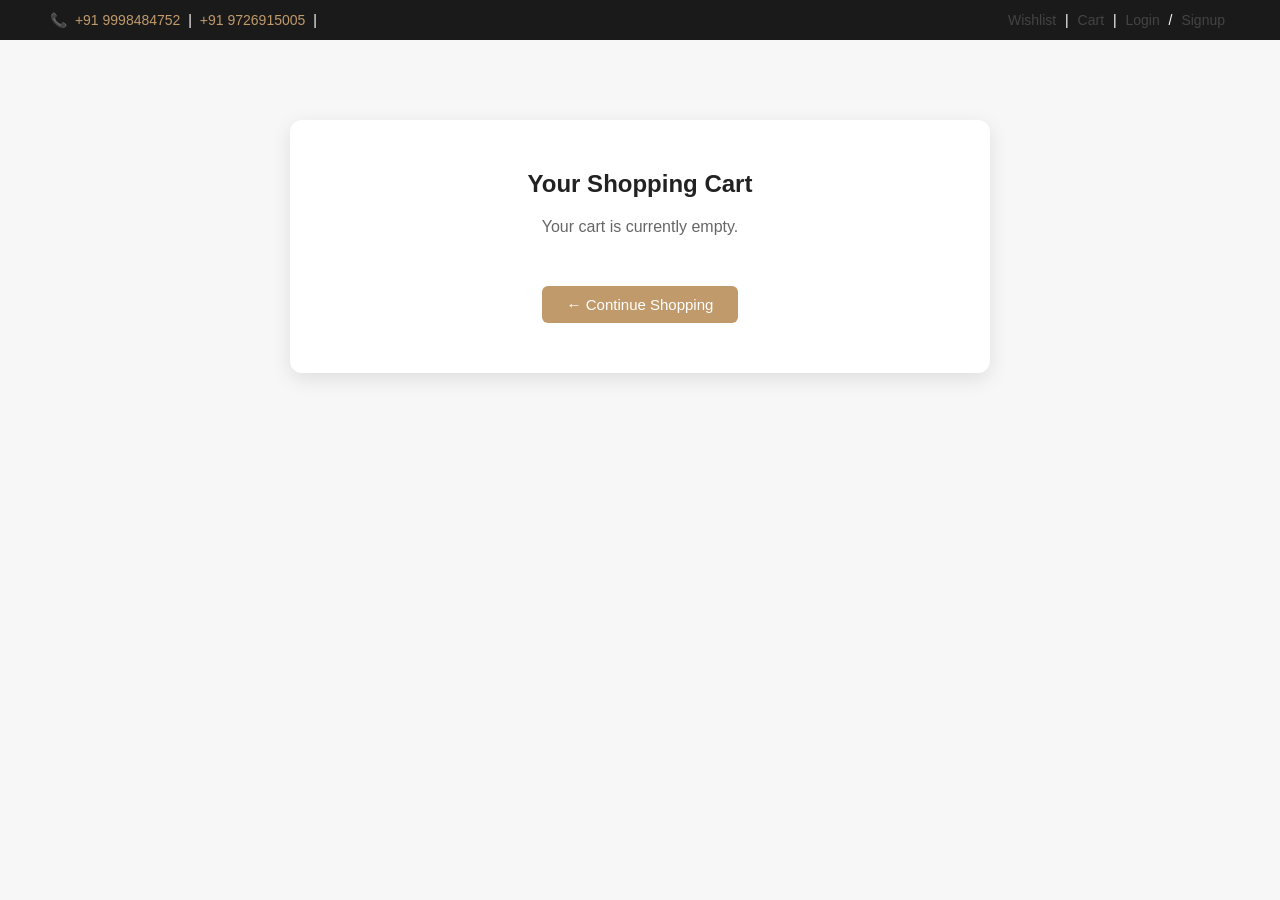
<file: cart.html>
<!DOCTYPE html>
<html lang="en">
<head>
  <meta charset="UTF-8">
  <meta name="viewport" content="width=device-width, initial-scale=1.0">
  <title>Cart - Ethos Watch Boutique</title>
  <link rel="stylesheet" href="watches.css">
</head>
<body>
  <div class="top-bar">
    <p>
      📞 
      <a href="tel:+919725020007">+91 9998484752</a> | 
      <a href="tel:+919725020005">+91 9726915005</a> | 
    </p>
    <div class="top-links">
      <a href="wishlist.html">Wishlist</a> | 
      <a href="cart.html">Cart</a> | 
      <a href="login.html">Login</a> / 
      <a href="signup.html">Signup</a>
    </div>
  </div>

  <div class="page-container">
    <h2>Your Shopping Cart</h2>
    <p class="empty-msg">Your cart is currently empty.</p>
    <button onclick="window.location.href='watches.html'" class="back-btn">← Continue Shopping</button>
  </div>
</body>
</html>
</file>
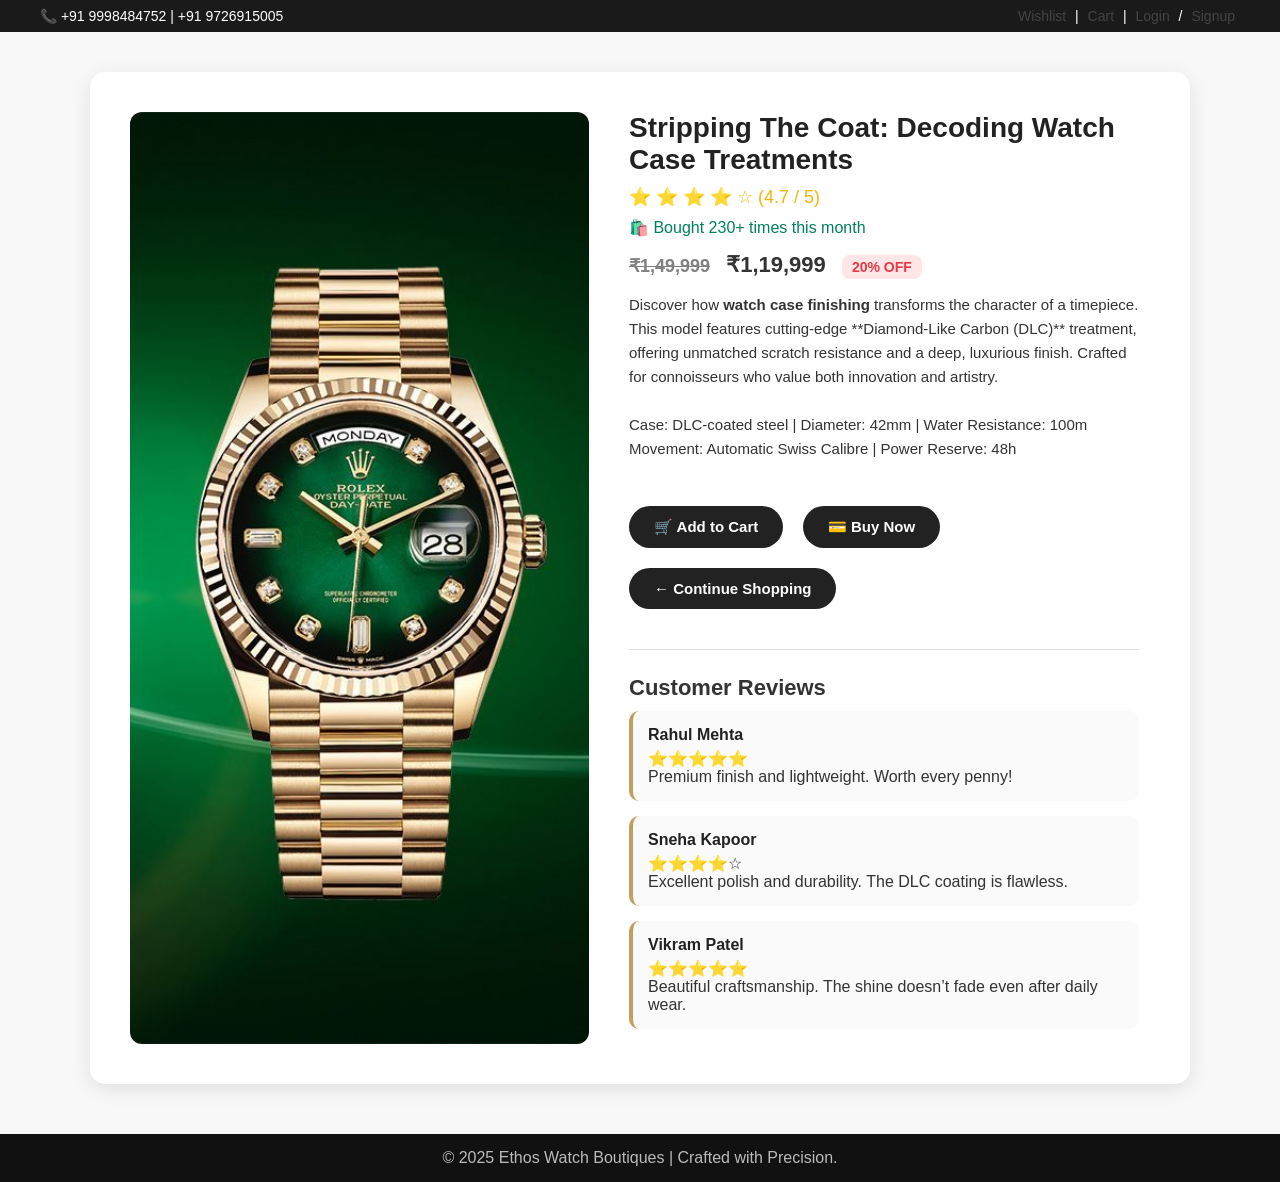
<file: lattest1.html>
<!DOCTYPE html>
<html lang="en">
<head>
  <meta charset="UTF-8">
  <meta name="viewport" content="width=device-width, initial-scale=1.0">
  <title>Stripping The Coat - Decoding Watch Case Treatments</title>
  <link rel="stylesheet" href="watches.css">
  <style>
    body {
      font-family: 'Poppins', sans-serif;
      background-color: #f8f8f8;
      margin: 0;
    }

    .top-bar {
      background-color: #1a1a1a;
      color: white;
      display: flex;
      justify-content: space-between;
      align-items: center;
      padding: 8px 40px;
      font-size: 14px;
    }

    .top-bar a {
      color: #f2f2f2;
      text-decoration: none;
      margin-left: 10px;
    }

    .product-detail {
      display: flex;
      flex-wrap: wrap;
      background: white;
      margin: 40px auto;
      max-width: 1100px;
      padding: 40px;
      border-radius: 15px;
      box-shadow: 0 5px 20px rgba(0,0,0,0.1);
    }

    .product-detail img {
      width: 45%;
      border-radius: 12px;
      object-fit: cover;
    }

    .details {
      width: 50%;
      margin-left: 40px;
    }

    .details h2 {
      font-size: 28px;
      margin-bottom: 10px;
      color: #222;
    }

    .rating {
      color: #f5b50a;
      font-size: 18px;
      margin-bottom: 10px;
    }

    .bought {
      color: #007f5f;
      font-weight: 500;
      margin-bottom: 10px;
    }

    .price {
      font-size: 22px;
      font-weight: bold;
      margin: 15px 0;
    }

    .price del {
      color: gray;
      font-size: 18px;
      margin-right: 10px;
    }

    .discount {
      color: #e63946;
      font-weight: bold;
      background: #ffe6e6;
      padding: 4px 10px;
      border-radius: 8px;
      font-size: 14px;
      margin-left: 10px;
    }

    .desc {
      margin-top: 15px;
      font-size: 15px;
      color: #333;
      line-height: 1.6;
    }

    .buttons {
      margin-top: 25px;
    }

    .buttons button {
      background: #222;
      color: white;
      border: none;
      padding: 12px 25px;
      margin-right: 15px;
      border-radius: 30px;
      font-weight: bold;
      cursor: pointer;
      transition: all 0.3s ease;
    }

    .buttons button:hover {
      background: #c59d5f;
    }

    .reviews {
      margin-top: 40px;
      border-top: 1px solid #ddd;
      padding-top: 25px;
    }

    .reviews h3 {
      font-size: 22px;
      margin-bottom: 10px;
    }

    .review-item {
      background: #fafafa;
      padding: 15px;
      border-radius: 10px;
      margin-bottom: 15px;
      border-left: 4px solid #c59d5f;
    }

    .review-item strong {
      display: block;
      color: #222;
      margin-bottom: 5px;
    }

    footer {
      background: #111;
      color: #bbb;
      text-align: center;
      padding: 15px;
      margin-top: 50px;
    }
  </style>
</head>
<body>
  <!-- TOP BAR -->
  <div class="top-bar">
    <p>📞 +91 9998484752 | +91 9726915005</p>
    <div class="top-links">
      <a href="wishlist.html">Wishlist</a> | 
      <a href="cart.html">Cart</a> | 
      <a href="login.html">Login</a> / 
      <a href="signup.html">Signup</a>
    </div>
  </div>

  <!-- PRODUCT DETAIL -->
  <div class="product-detail">
    <img src="lattest2.jpg" alt="Watch Case Treatments">

    <div class="details">
      <h2>Stripping The Coat: Decoding Watch Case Treatments</h2>
      <div class="rating">⭐ ⭐ ⭐ ⭐ ☆ (4.7 / 5)</div>
      <div class="bought">🛍️ Bought 230+ times this month</div>

      <div class="price">
        <del>₹1,49,999</del> ₹1,19,999
        <span class="discount">20% OFF</span>
      </div>

      <p class="desc">
        Discover how <strong>watch case finishing</strong> transforms the character of a timepiece.  
        This model features cutting-edge **Diamond-Like Carbon (DLC)** treatment, offering unmatched scratch resistance and a deep, luxurious finish.  
        Crafted for connoisseurs who value both innovation and artistry.
        <br><br>
        Case: DLC-coated steel | Diameter: 42mm | Water Resistance: 100m  
        Movement: Automatic Swiss Calibre | Power Reserve: 48h
      </p>

      <div class="buttons">
        <button onclick="window.location.href='cart.html'">🛒 Add to Cart</button>
        <button onclick="window.location.href='checkout.html'">💳 Buy Now</button>
        <button onclick="window.location.href='index.html'">← Continue Shopping</button>
      </div>

      <div class="reviews">
        <h3>Customer Reviews</h3>

        <div class="review-item">
          <strong>Rahul Mehta</strong>
          ⭐⭐⭐⭐⭐  
          <p>Premium finish and lightweight. Worth every penny!</p>
        </div>

        <div class="review-item">
          <strong>Sneha Kapoor</strong>
          ⭐⭐⭐⭐☆  
          <p>Excellent polish and durability. The DLC coating is flawless.</p>
        </div>

        <div class="review-item">
          <strong>Vikram Patel</strong>
          ⭐⭐⭐⭐⭐  
          <p>Beautiful craftsmanship. The shine doesn’t fade even after daily wear.</p>
        </div>
      </div>
    </div>
  </div>

  <footer>
    © 2025 Ethos Watch Boutiques | Crafted with Precision.
  </footer>
</body>
</html>
</file>
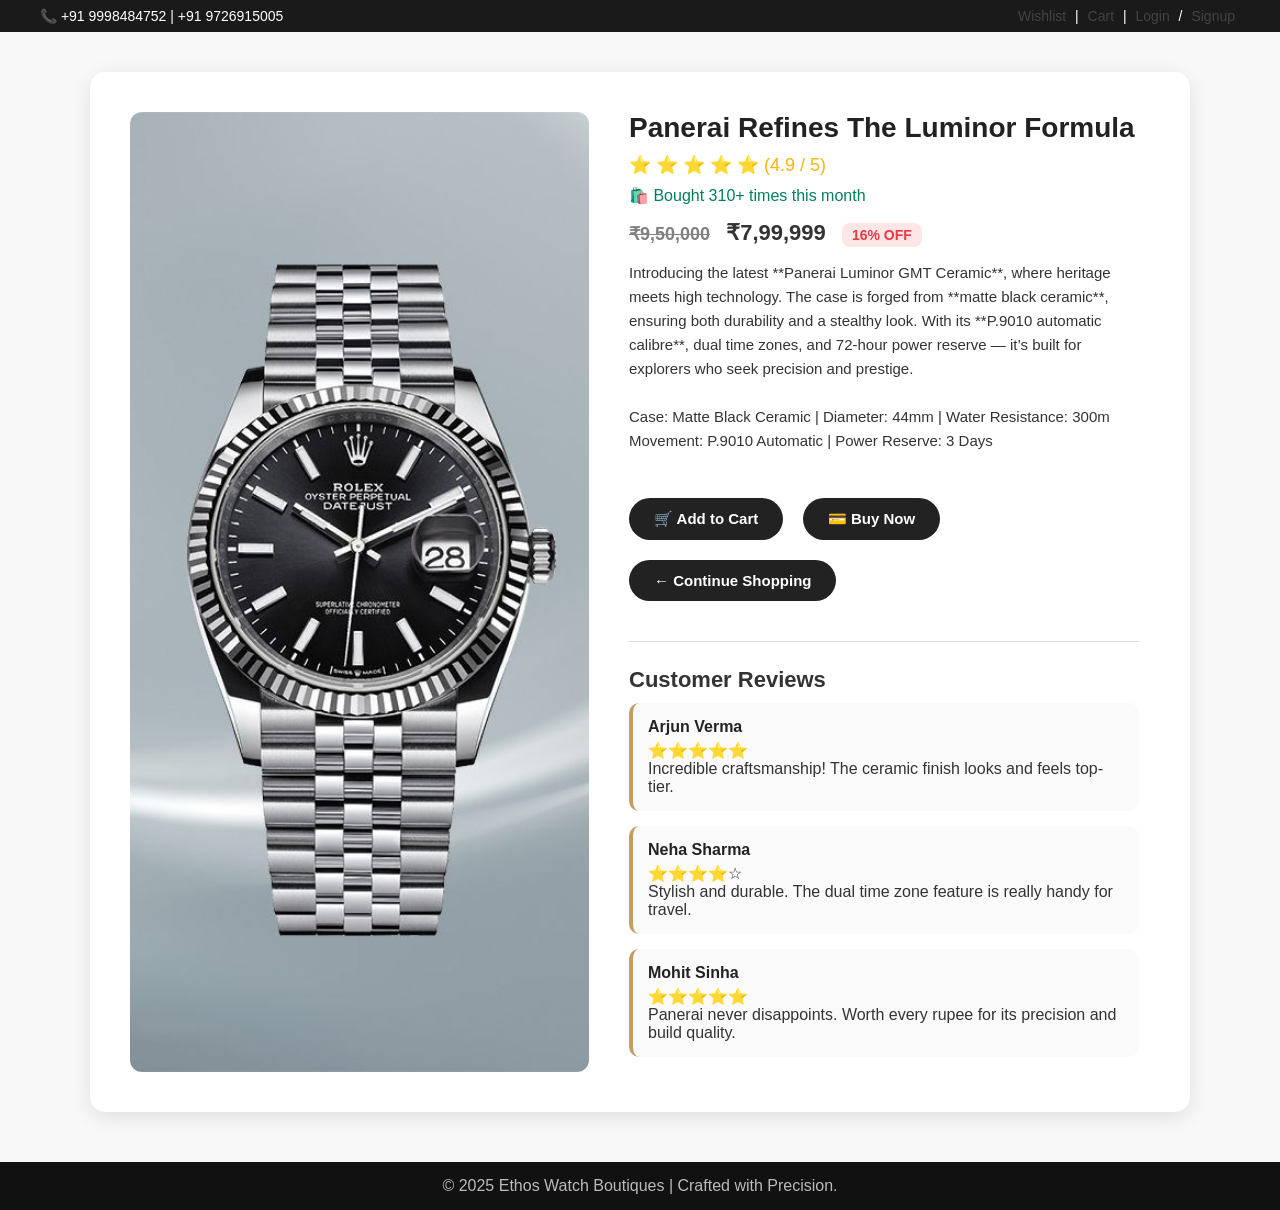
<file: lattest2.html>
<!DOCTYPE html>
<html lang="en">
<head>
  <meta charset="UTF-8">
  <meta name="viewport" content="width=device-width, initial-scale=1.0">
  <title>Panerai Refines The Luminor Formula</title>
  <link rel="stylesheet" href="watches.css">
  <style>
    body {
      font-family: 'Poppins', sans-serif;
      background-color: #f8f8f8;
      margin: 0;
    }

    .top-bar {
      background-color: #1a1a1a;
      color: white;
      display: flex;
      justify-content: space-between;
      align-items: center;
      padding: 8px 40px;
      font-size: 14px;
    }

    .top-bar a {
      color: #f2f2f2;
      text-decoration: none;
      margin-left: 10px;
    }

    .product-detail {
      display: flex;
      flex-wrap: wrap;
      background: white;
      margin: 40px auto;
      max-width: 1100px;
      padding: 40px;
      border-radius: 15px;
      box-shadow: 0 5px 20px rgba(0,0,0,0.1);
    }

    .product-detail img {
      width: 45%;
      border-radius: 12px;
      object-fit: cover;
    }

    .details {
      width: 50%;
      margin-left: 40px;
    }

    .details h2 {
      font-size: 28px;
      margin-bottom: 10px;
      color: #222;
    }

    .rating {
      color: #f5b50a;
      font-size: 18px;
      margin-bottom: 10px;
    }

    .bought {
      color: #007f5f;
      font-weight: 500;
      margin-bottom: 10px;
    }

    .price {
      font-size: 22px;
      font-weight: bold;
      margin: 15px 0;
    }

    .price del {
      color: gray;
      font-size: 18px;
      margin-right: 10px;
    }

    .discount {
      color: #e63946;
      font-weight: bold;
      background: #ffe6e6;
      padding: 4px 10px;
      border-radius: 8px;
      font-size: 14px;
      margin-left: 10px;
    }

    .desc {
      margin-top: 15px;
      font-size: 15px;
      color: #333;
      line-height: 1.6;
    }

    .buttons {
      margin-top: 25px;
    }

    .buttons button {
      background: #222;
      color: white;
      border: none;
      padding: 12px 25px;
      margin-right: 15px;
      border-radius: 30px;
      font-weight: bold;
      cursor: pointer;
      transition: all 0.3s ease;
    }

    .buttons button:hover {
      background: #c59d5f;
    }

    .reviews {
      margin-top: 40px;
      border-top: 1px solid #ddd;
      padding-top: 25px;
    }

    .reviews h3 {
      font-size: 22px;
      margin-bottom: 10px;
    }

    .review-item {
      background: #fafafa;
      padding: 15px;
      border-radius: 10px;
      margin-bottom: 15px;
      border-left: 4px solid #c59d5f;
    }

    .review-item strong {
      display: block;
      color: #222;
      margin-bottom: 5px;
    }

    footer {
      background: #111;
      color: #bbb;
      text-align: center;
      padding: 15px;
      margin-top: 50px;
    }
  </style>
</head>
<body>
  <!-- TOP BAR -->
  <div class="top-bar">
    <p>📞 +91 9998484752 | +91 9726915005</p>
    <div class="top-links">
      <a href="wishlist.html">Wishlist</a> | 
      <a href="cart.html">Cart</a> | 
      <a href="login.html">Login</a> / 
      <a href="signup.html">Signup</a>
    </div>
  </div>

  <!-- PRODUCT DETAIL -->
  <div class="product-detail">
    <img src="lattest3.jpg" alt="Panerai Luminor GMT Ceramic">

    <div class="details">
      <h2>Panerai Refines The Luminor Formula</h2>
      <div class="rating">⭐ ⭐ ⭐ ⭐ ⭐ (4.9 / 5)</div>
      <div class="bought">🛍️ Bought 310+ times this month</div>

      <div class="price">
        <del>₹9,50,000</del> ₹7,99,999
        <span class="discount">16% OFF</span>
      </div>

      <p class="desc">
        Introducing the latest **Panerai Luminor GMT Ceramic**, where heritage meets high technology.  
        The case is forged from **matte black ceramic**, ensuring both durability and a stealthy look.  
        With its **P.9010 automatic calibre**, dual time zones, and 72-hour power reserve — it’s built for explorers who seek precision and prestige.  
        <br><br>
        Case: Matte Black Ceramic | Diameter: 44mm | Water Resistance: 300m  
        Movement: P.9010 Automatic | Power Reserve: 3 Days
      </p>

      <div class="buttons">
        <button onclick="window.location.href='cart.html'">🛒 Add to Cart</button>
        <button onclick="window.location.href='checkout.html'">💳 Buy Now</button>
        <button onclick="window.location.href='watches.html'">← Continue Shopping</button>
      </div>

      <div class="reviews">
        <h3>Customer Reviews</h3>

        <div class="review-item">
          <strong>Arjun Verma</strong>
          ⭐⭐⭐⭐⭐  
          <p>Incredible craftsmanship! The ceramic finish looks and feels top-tier.</p>
        </div>

        <div class="review-item">
          <strong>Neha Sharma</strong>
          ⭐⭐⭐⭐☆  
          <p>Stylish and durable. The dual time zone feature is really handy for travel.</p>
        </div>

        <div class="review-item">
          <strong>Mohit Sinha</strong>
          ⭐⭐⭐⭐⭐  
          <p>Panerai never disappoints. Worth every rupee for its precision and build quality.</p>
        </div>
      </div>
    </div>
  </div>

  <footer>
    © 2025 Ethos Watch Boutiques | Crafted with Precision.
  </footer>
</body>
</html>
</file>
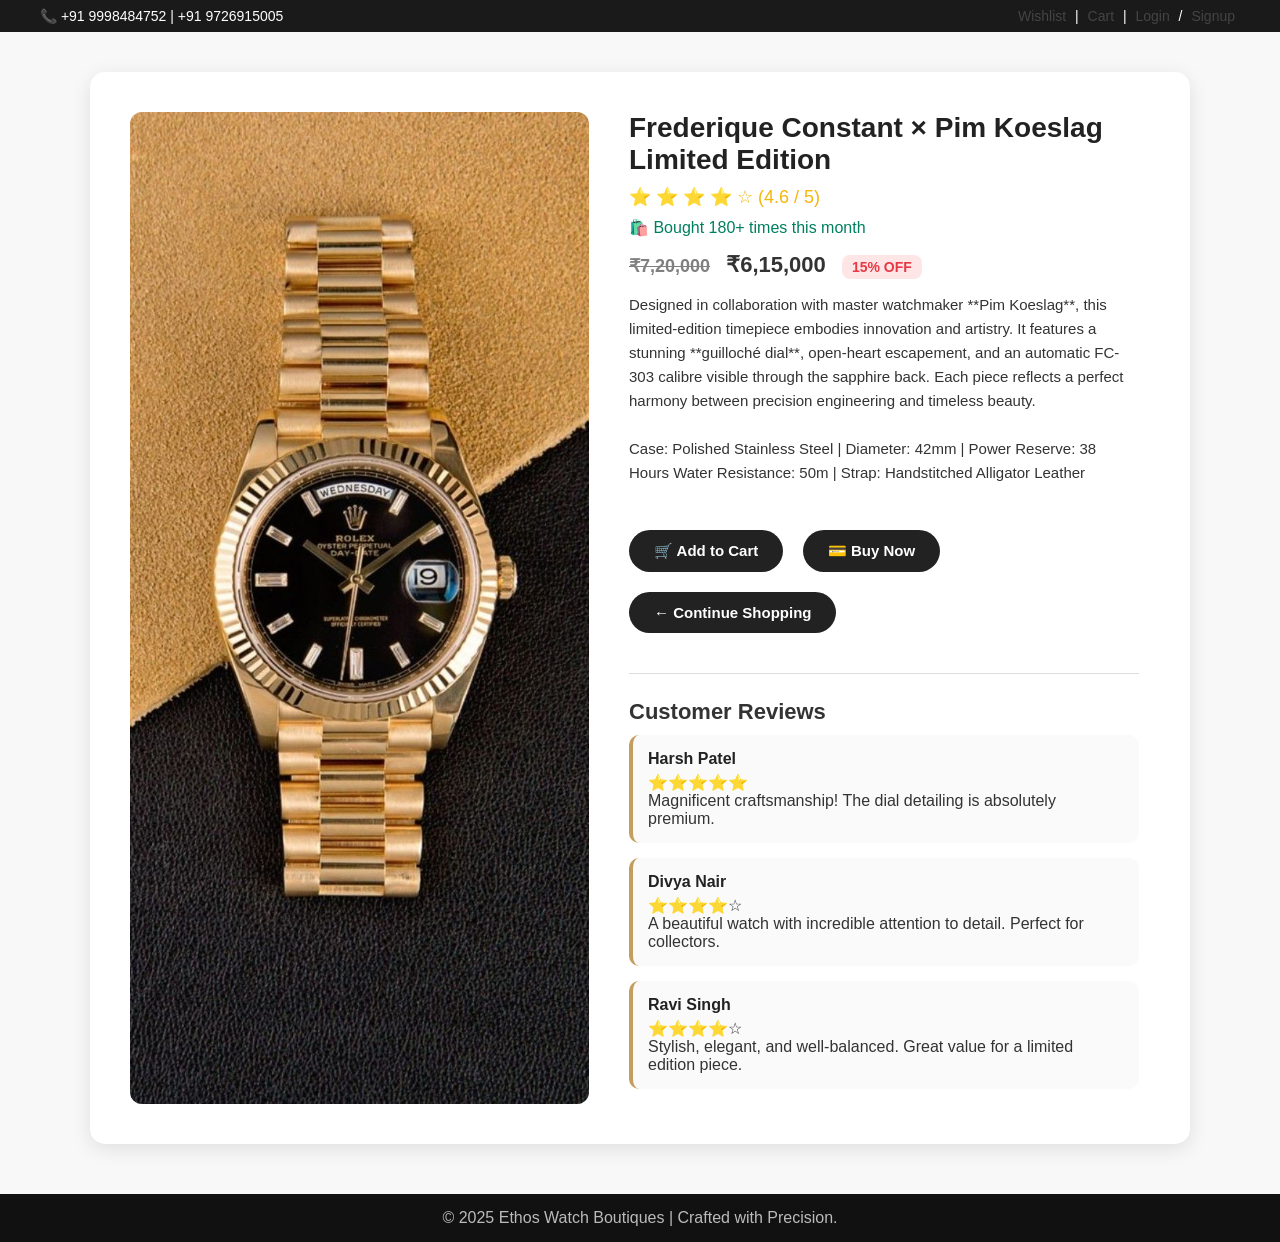
<file: lattest3.html>
<!DOCTYPE html>
<html lang="en">
<head>
  <meta charset="UTF-8">
  <meta name="viewport" content="width=device-width, initial-scale=1.0">
  <title>Interview With CEO Pim Koeslag</title>
  <link rel="stylesheet" href="watches.css">
  <style>
    body {
      font-family: 'Poppins', sans-serif;
      background-color: #f8f8f8;
      margin: 0;
    }

    .top-bar {
      background-color: #1a1a1a;
      color: white;
      display: flex;
      justify-content: space-between;
      align-items: center;
      padding: 8px 40px;
      font-size: 14px;
    }

    .top-bar a {
      color: #f2f2f2;
      text-decoration: none;
      margin-left: 10px;
    }

    .product-detail {
      display: flex;
      flex-wrap: wrap;
      background: white;
      margin: 40px auto;
      max-width: 1100px;
      padding: 40px;
      border-radius: 15px;
      box-shadow: 0 5px 20px rgba(0,0,0,0.1);
    }

    .product-detail img {
      width: 45%;
      border-radius: 12px;
      object-fit: cover;
    }

    .details {
      width: 50%;
      margin-left: 40px;
    }

    .details h2 {
      font-size: 28px;
      margin-bottom: 10px;
      color: #222;
    }

    .rating {
      color: #f5b50a;
      font-size: 18px;
      margin-bottom: 10px;
    }

    .bought {
      color: #007f5f;
      font-weight: 500;
      margin-bottom: 10px;
    }

    .price {
      font-size: 22px;
      font-weight: bold;
      margin: 15px 0;
    }

    .price del {
      color: gray;
      font-size: 18px;
      margin-right: 10px;
    }

    .discount {
      color: #e63946;
      font-weight: bold;
      background: #ffe6e6;
      padding: 4px 10px;
      border-radius: 8px;
      font-size: 14px;
      margin-left: 10px;
    }

    .desc {
      margin-top: 15px;
      font-size: 15px;
      color: #333;
      line-height: 1.6;
    }

    .buttons {
      margin-top: 25px;
    }

    .buttons button {
      background: #222;
      color: white;
      border: none;
      padding: 12px 25px;
      margin-right: 15px;
      border-radius: 30px;
      font-weight: bold;
      cursor: pointer;
      transition: all 0.3s ease;
    }

    .buttons button:hover {
      background: #c59d5f;
    }

    .reviews {
      margin-top: 40px;
      border-top: 1px solid #ddd;
      padding-top: 25px;
    }

    .reviews h3 {
      font-size: 22px;
      margin-bottom: 10px;
    }

    .review-item {
      background: #fafafa;
      padding: 15px;
      border-radius: 10px;
      margin-bottom: 15px;
      border-left: 4px solid #c59d5f;
    }

    .review-item strong {
      display: block;
      color: #222;
      margin-bottom: 5px;
    }

    footer {
      background: #111;
      color: #bbb;
      text-align: center;
      padding: 15px;
      margin-top: 50px;
    }
  </style>
</head>
<body>
  <!-- TOP BAR -->
  <div class="top-bar">
    <p>📞 +91 9998484752 | +91 9726915005</p>
    <div class="top-links">
      <a href="wishlist.html">Wishlist</a> | 
      <a href="cart.html">Cart</a> | 
      <a href="login.html">Login</a> / 
      <a href="signup.html">Signup</a>
    </div>
  </div>

  <!-- PRODUCT DETAIL -->
  <div class="product-detail">
    <img src="lattest1.jpg" alt="CEO Pim Koeslag Limited Edition Watch">

    <div class="details">
      <h2>Frederique Constant × Pim Koeslag Limited Edition</h2>
      <div class="rating">⭐ ⭐ ⭐ ⭐ ☆ (4.6 / 5)</div>
      <div class="bought">🛍️ Bought 180+ times this month</div>

      <div class="price">
        <del>₹7,20,000</del> ₹6,15,000
        <span class="discount">15% OFF</span>
      </div>

      <p class="desc">
        Designed in collaboration with master watchmaker **Pim Koeslag**, this limited-edition timepiece embodies innovation and artistry.  
        It features a stunning **guilloché dial**, open-heart escapement, and an automatic FC-303 calibre visible through the sapphire back.  
        Each piece reflects a perfect harmony between precision engineering and timeless beauty.  
        <br><br>
        Case: Polished Stainless Steel | Diameter: 42mm | Power Reserve: 38 Hours  
        Water Resistance: 50m | Strap: Handstitched Alligator Leather
      </p>

      <div class="buttons">
        <button onclick="window.location.href='cart.html'">🛒 Add to Cart</button>
        <button onclick="window.location.href='checkout.html'">💳 Buy Now</button>
        <button onclick="window.location.href='watches.html'">← Continue Shopping</button>
      </div>

      <div class="reviews">
        <h3>Customer Reviews</h3>

        <div class="review-item">
          <strong>Harsh Patel</strong>
          ⭐⭐⭐⭐⭐  
          <p>Magnificent craftsmanship! The dial detailing is absolutely premium.</p>
        </div>

        <div class="review-item">
          <strong>Divya Nair</strong>
          ⭐⭐⭐⭐☆  
          <p>A beautiful watch with incredible attention to detail. Perfect for collectors.</p>
        </div>

        <div class="review-item">
          <strong>Ravi Singh</strong>
          ⭐⭐⭐⭐☆  
          <p>Stylish, elegant, and well-balanced. Great value for a limited edition piece.</p>
        </div>
      </div>
    </div>
  </div>

  <footer>
    © 2025 Ethos Watch Boutiques | Crafted with Precision.
  </footer>
</body>
</html>
</file>
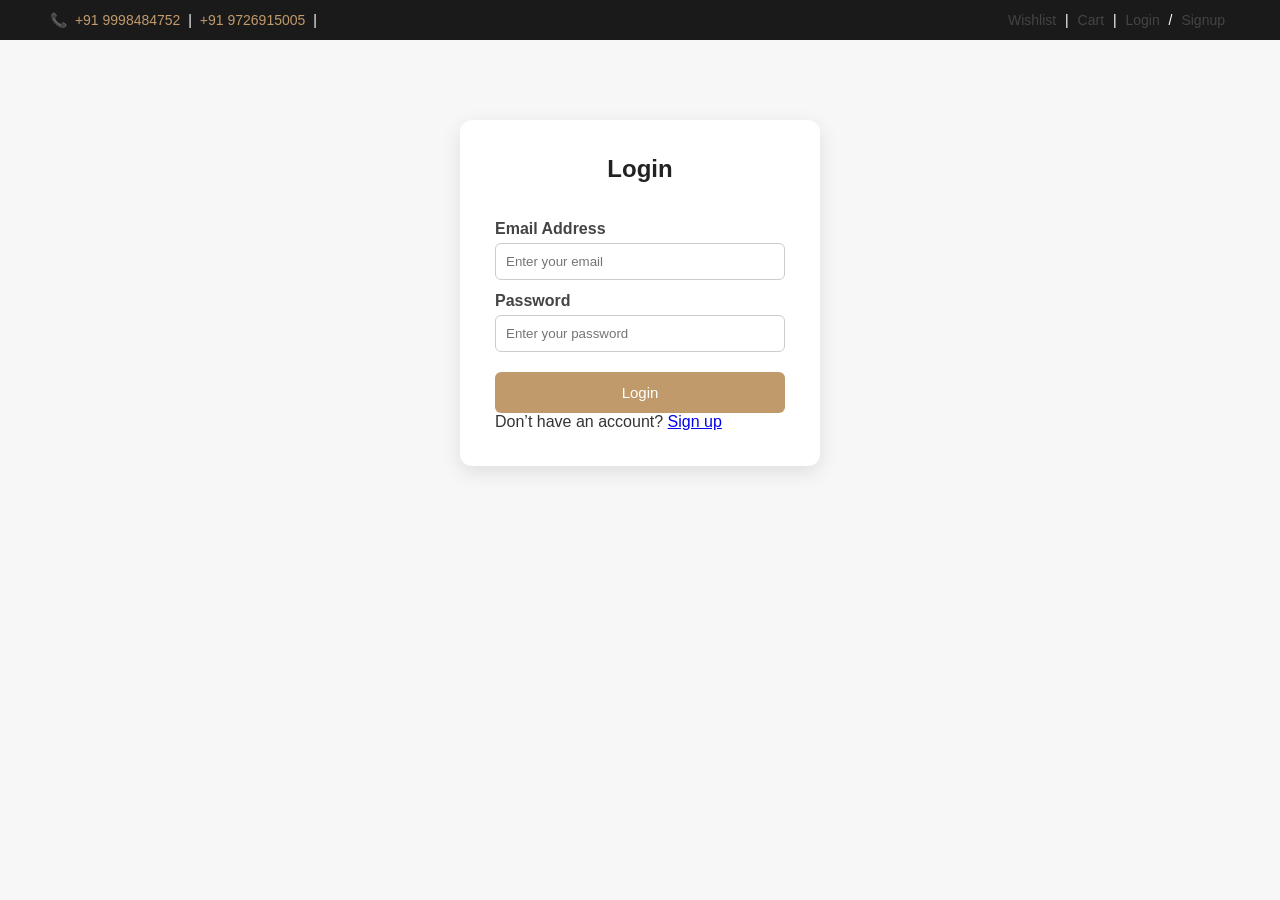
<file: login.html>
<!DOCTYPE html>
<html lang="en">
<head>
  <meta charset="UTF-8">
  <meta name="viewport" content="width=device-width, initial-scale=1.0">
  <title>Login - Ethos Watch Boutique</title>
  <link rel="stylesheet" href="watches.css">
</head>
<body>
  <div class="top-bar">
    <p>
      📞 
      <a href="tel:+919725020007">+91 9998484752</a> | 
      <a href="tel:+919725020005">+91 9726915005</a> | 
    </p>
    <div class="top-links">
      <a href="wishlist.html">Wishlist</a> | 
      <a href="cart.html">Cart</a> | 
      <a href="login.html">Login</a> / 
      <a href="signup.html">Signup</a>
    </div>
  </div>

  <div class="form-container">
    <h2>Login</h2>
    <form>
      <label>Email Address</label>
      <input type="email" placeholder="Enter your email" required>

      <label>Password</label>
      <input type="password" placeholder="Enter your password" required>

      <button type="submit">Login</button>
      <p>Don’t have an account? <a href="signup.html">Sign up</a></p>
    </form>
  </div>
</body>
</html>
</file>
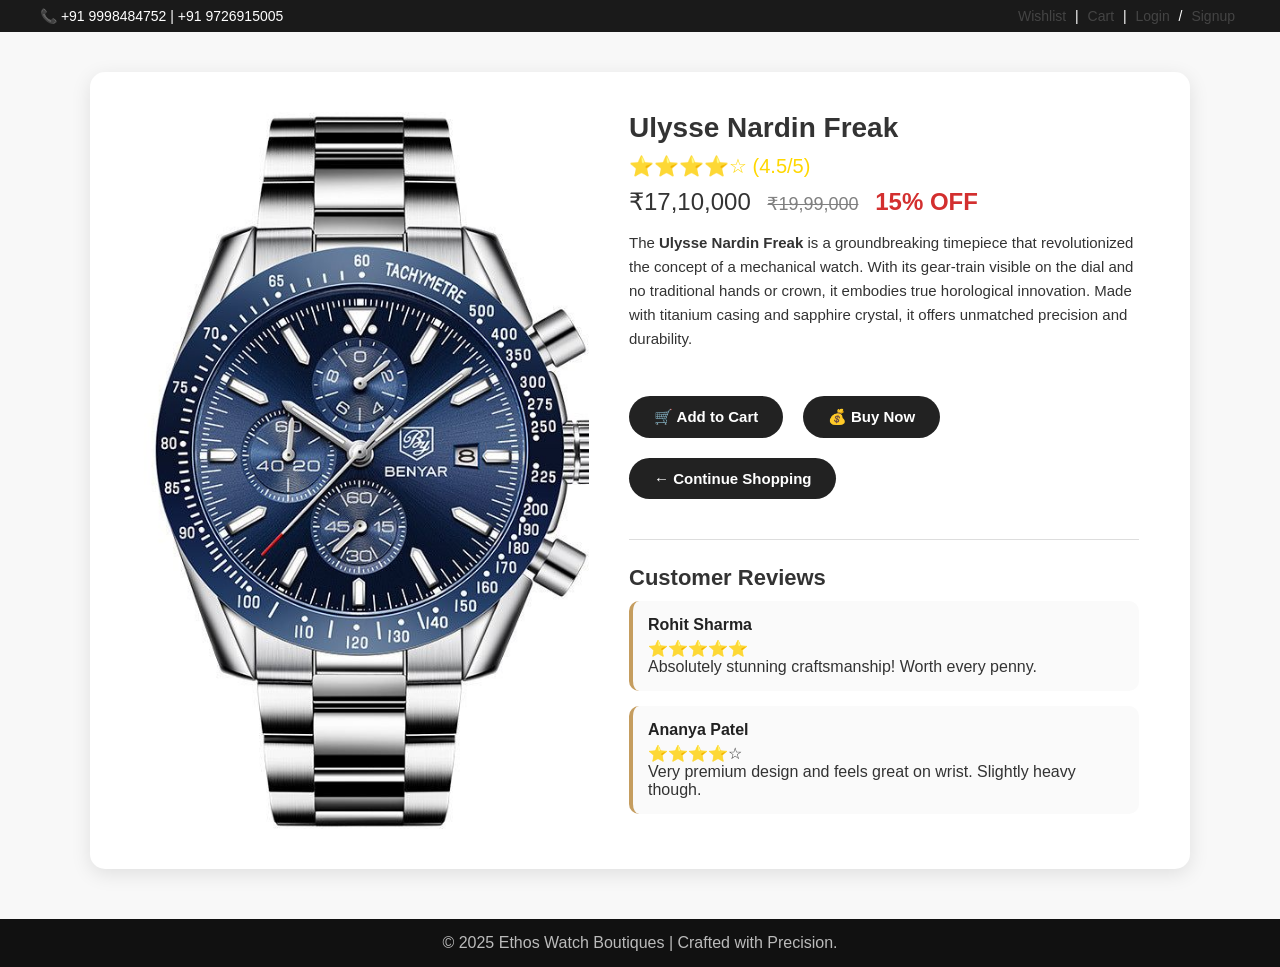
<file: product-detail.html>
<!DOCTYPE html>
<html lang="en">
<head>
  <meta charset="UTF-8">
  <meta name="viewport" content="width=device-width, initial-scale=1.0">
  <title>Product Details - Ulysse Nardin Freak</title>
  <link rel="stylesheet" href="watches.css">
  <style>
    body {
      font-family: 'Poppins', sans-serif;
      background-color: #f8f8f8;
      margin: 0;
    }

    .top-bar {
      background-color: #1a1a1a;
      color: white;
      display: flex;
      justify-content: space-between;
      align-items: center;
      padding: 8px 40px;
      font-size: 14px;
    }

    .top-bar a {
      color: #f2f2f2;
      text-decoration: none;
      margin-left: 10px;
    }

    .product-detail {
      display: flex;
      flex-wrap: wrap;
      background: white;
      margin: 40px auto;
      max-width: 1100px;
      padding: 40px;
      border-radius: 15px;
      box-shadow: 0 5px 20px rgba(0,0,0,0.1);
    }

    .product-detail img {
      width: 45%;
      border-radius: 12px;
      object-fit: cover;
    }

    .details {
      width: 50%;
      margin-left: 40px;
    }

    .details h2 {
      font-size: 28px;
      margin-bottom: 10px;
    }

    .rating {
      color: gold;
      font-size: 20px;
      margin-bottom: 10px;
    }

    .price {
      font-size: 24px;
      margin-bottom: 15px;
    }

    .old-price {
      text-decoration: line-through;
      color: gray;
      font-size: 18px;
      margin-left: 10px;
    }

    .discount {
      color: #d32f2f;
      font-weight: 600;
      margin-left: 10px;
    }

    .desc {
      margin-top: 15px;
      font-size: 15px;
      color: #333;
      line-height: 1.6;
    }

    .buttons {
      margin-top: 25px;
    }

    .buttons button {
      background: #222;
      color: white;
      border: none;
      padding: 12px 25px;
      margin-right: 15px;
      border-radius: 30px;
      font-weight: bold;
      cursor: pointer;
      transition: all 0.3s ease;
    }

    .buttons button:hover {
      background: #c59d5f;
    }

    .reviews {
      margin-top: 40px;
      border-top: 1px solid #ddd;
      padding-top: 25px;
    }

    .reviews h3 {
      font-size: 22px;
      margin-bottom: 10px;
    }

    .review-item {
      background: #fafafa;
      padding: 15px;
      border-radius: 10px;
      margin-bottom: 15px;
      border-left: 4px solid #c59d5f;
    }

    .review-item strong {
      display: block;
      color: #222;
      margin-bottom: 5px;
    }

    footer {
      background: #111;
      color: #bbb;
      text-align: center;
      padding: 15px;
      margin-top: 50px;
    }
  </style>
</head>
<body>
  <!-- TOP BAR -->
  <div class="top-bar">
    <p>📞 +91 9998484752 | +91 9726915005</p>
    <div class="top-links">
      <a href="wishlist.html">Wishlist</a> | 
      <a href="cart.html">Cart</a> | 
      <a href="login.html">Login</a> / 
      <a href="signup.html">Signup</a>
    </div>
  </div>

  <!-- PRODUCT DETAILS -->
  <div class="product-detail">
    <img src="watch1.jpg" alt="Ulysse Nardin Freak">

    <div class="details">
      <h2>Ulysse Nardin Freak</h2>
      <div class="rating">⭐⭐⭐⭐☆ (4.5/5)</div>

      <p class="price">
        ₹17,10,000 
        <span class="old-price">₹19,99,000</span>
        <span class="discount">15% OFF</span>
      </p>

      <p class="desc">
        The <strong>Ulysse Nardin Freak</strong> is a groundbreaking timepiece that revolutionized the concept of a mechanical watch. With its gear-train visible on the dial and no traditional hands or crown, it embodies true horological innovation. 
        Made with titanium casing and sapphire crystal, it offers unmatched precision and durability.
      </p>

      <div class="buttons">
        <button onclick="window.location.href='cart.html'">🛒 Add to Cart</button>
        <button>💰 Buy Now</button>
        <button onclick="window.location.href='watches.html'">← Continue Shopping</button>
      </div>

      <div class="reviews">
        <h3>Customer Reviews</h3>
        <div class="review-item">
          <strong>Rohit Sharma</strong>
          ⭐⭐⭐⭐⭐  
          <p>Absolutely stunning craftsmanship! Worth every penny.</p>
        </div>
        <div class="review-item">
          <strong>Ananya Patel</strong>
          ⭐⭐⭐⭐☆  
          <p>Very premium design and feels great on wrist. Slightly heavy though.</p>
        </div>
      </div>
    </div>
  </div>

  <footer>
    © 2025 Ethos Watch Boutiques | Crafted with Precision.
  </footer>
</body>
</html>
</file>
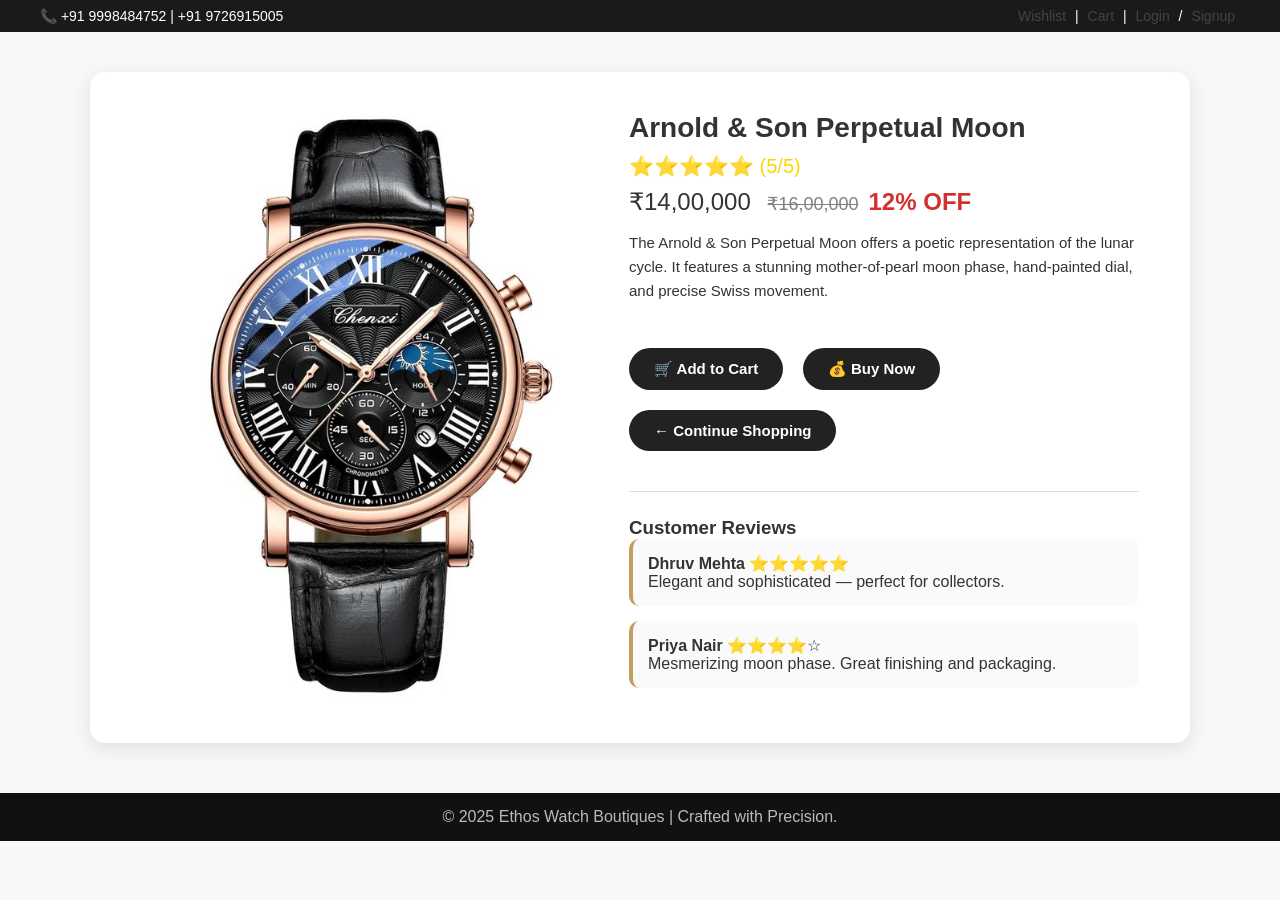
<file: product2.html>
<!DOCTYPE html>
<html lang="en">
<head>
  <meta charset="UTF-8">
  <meta name="viewport" content="width=device-width, initial-scale=1.0">
  <title>Arnold & Son Perpetual Moon - Product Details</title>
  <link rel="stylesheet" href="watches.css">
  <style>
    body {font-family: 'Poppins', sans-serif; background:#f8f8f8; margin:0;}
    .top-bar{background:#1a1a1a;color:#fff;display:flex;justify-content:space-between;align-items:center;padding:8px 40px;font-size:14px;}
    .top-bar a{color:#f2f2f2;text-decoration:none;margin-left:10px;}
    .product-detail{display:flex;flex-wrap:wrap;background:white;margin:40px auto;max-width:1100px;padding:40px;border-radius:15px;box-shadow:0 5px 20px rgba(0,0,0,0.1);}
    .product-detail img{width:45%;border-radius:12px;object-fit:cover;}
    .details{width:50%;margin-left:40px;}
    .details h2{font-size:28px;margin-bottom:10px;}
    .rating{color:gold;font-size:20px;margin-bottom:10px;}
    .price{font-size:24px;margin-bottom:15px;}
    .old-price{text-decoration:line-through;color:gray;font-size:18px;margin-left:10px;}
    .discount{color:#d32f2f;font-weight:600;margin-left:10px;}
    .desc{margin-top:15px;font-size:15px;color:#333;line-height:1.6;}
    .buttons{margin-top:25px;}
    .buttons button{background:#222;color:white;border:none;padding:12px 25px;margin-right:15px;border-radius:30px;font-weight:bold;cursor:pointer;transition:all 0.3s ease;}
    .buttons button:hover{background:#c59d5f;}
    .reviews{margin-top:40px;border-top:1px solid #ddd;padding-top:25px;}
    .review-item{background:#fafafa;padding:15px;border-radius:10px;margin-bottom:15px;border-left:4px solid #c59d5f;}
    footer{background:#111;color:#bbb;text-align:center;padding:15px;margin-top:50px;}
  </style>
</head>
<body>
  <div class="top-bar">
    <p>📞 +91 9998484752 | +91 9726915005</p>
    <div class="top-links">
      <a href="wishlist.html">Wishlist</a> | 
      <a href="cart.html">Cart</a> | 
      <a href="login.html">Login</a> / 
      <a href="signup.html">Signup</a>
    </div>
  </div>

  <div class="product-detail">
    <img src="watch2.jpg" alt="Arnold & Son Perpetual Moon">
    <div class="details">
      <h2>Arnold & Son Perpetual Moon</h2>
      <div class="rating">⭐⭐⭐⭐⭐ (5/5)</div>
      <p class="price">₹14,00,000 <span class="old-price">₹16,00,000</span><span class="discount">12% OFF</span></p>
      <p class="desc">The Arnold & Son Perpetual Moon offers a poetic representation of the lunar cycle. It features a stunning mother-of-pearl moon phase, hand-painted dial, and precise Swiss movement.</p>
      <div class="buttons">
        <button onclick="window.location.href='cart.html'">🛒 Add to Cart</button>
        <button>💰 Buy Now</button>
        <button onclick="window.location.href='watches.html'">← Continue Shopping</button>
      </div>
      <div class="reviews">
        <h3>Customer Reviews</h3>
        <div class="review-item"><strong>Dhruv Mehta</strong> ⭐⭐⭐⭐⭐ <p>Elegant and sophisticated — perfect for collectors.</p></div>
        <div class="review-item"><strong>Priya Nair</strong> ⭐⭐⭐⭐☆ <p>Mesmerizing moon phase. Great finishing and packaging.</p></div>
      </div>
    </div>
  </div>

  <footer>© 2025 Ethos Watch Boutiques | Crafted with Precision.</footer>
</body>
</html>
</file>
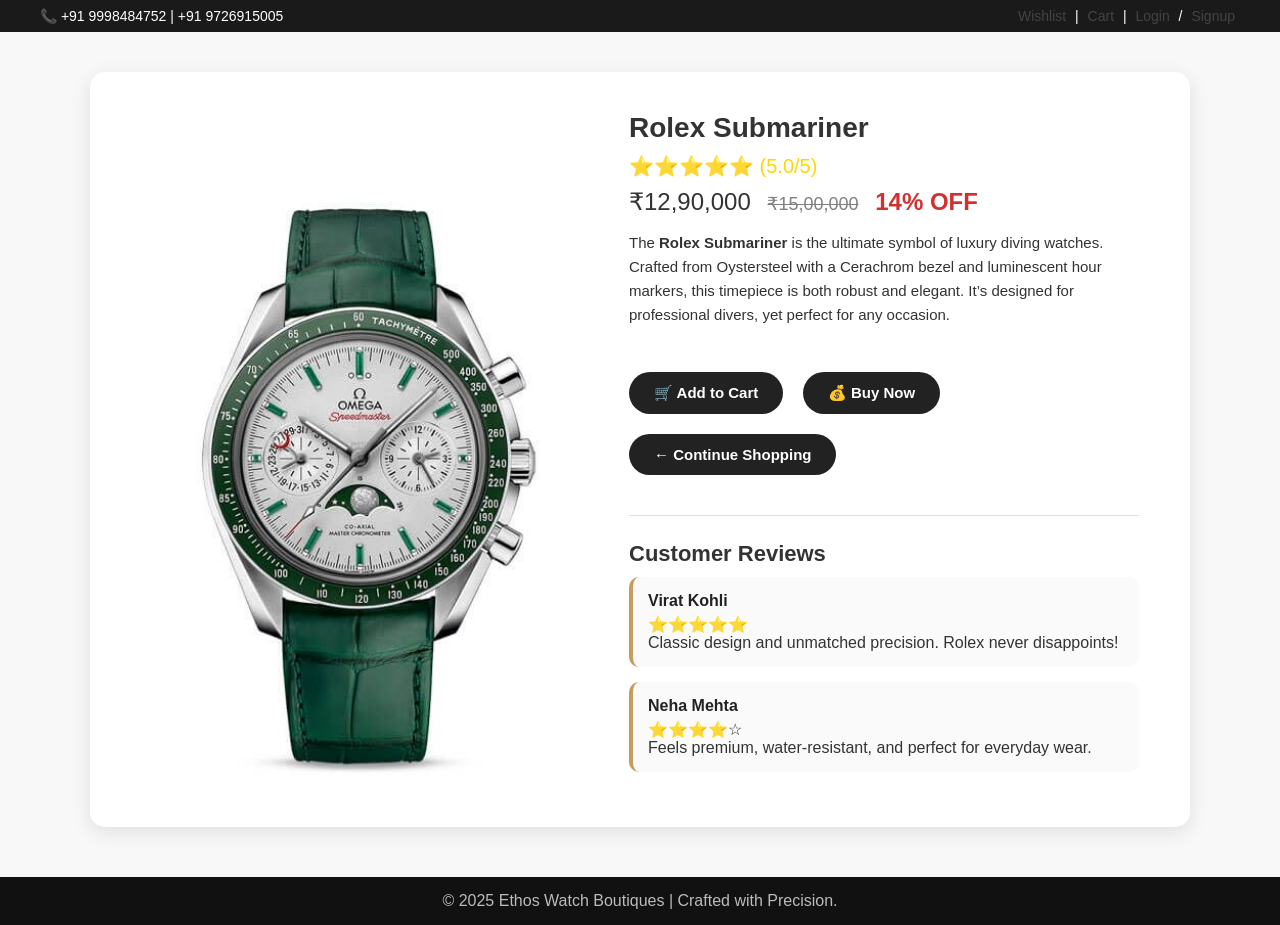
<file: product3.html>
<!DOCTYPE html>
<html lang="en">
<head>
  <meta charset="UTF-8">
  <meta name="viewport" content="width=device-width, initial-scale=1.0">
  <title>Product Details - Rolex Submariner</title>
  <link rel="stylesheet" href="watches.css">
  <style>
    body {
      font-family: 'Poppins', sans-serif;
      background-color: #f8f8f8;
      margin: 0;
    }

    .top-bar {
      background-color: #1a1a1a;
      color: white;
      display: flex;
      justify-content: space-between;
      align-items: center;
      padding: 8px 40px;
      font-size: 14px;
    }

    .top-bar a {
      color: #f2f2f2;
      text-decoration: none;
      margin-left: 10px;
    }

    .product-detail {
      display: flex;
      flex-wrap: wrap;
      background: white;
      margin: 40px auto;
      max-width: 1100px;
      padding: 40px;
      border-radius: 15px;
      box-shadow: 0 5px 20px rgba(0,0,0,0.1);
    }

    .product-detail img {
      width: 45%;
      border-radius: 12px;
      object-fit: cover;
    }

    .details {
      width: 50%;
      margin-left: 40px;
    }

    .details h2 {
      font-size: 28px;
      margin-bottom: 10px;
    }

    .rating {
      color: gold;
      font-size: 20px;
      margin-bottom: 10px;
    }

    .price {
      font-size: 24px;
      margin-bottom: 15px;
    }

    .old-price {
      text-decoration: line-through;
      color: gray;
      font-size: 18px;
      margin-left: 10px;
    }

    .discount {
      color: #d32f2f;
      font-weight: 600;
      margin-left: 10px;
    }

    .desc {
      margin-top: 15px;
      font-size: 15px;
      color: #333;
      line-height: 1.6;
    }

    .buttons {
      margin-top: 25px;
    }

    .buttons button {
      background: #222;
      color: white;
      border: none;
      padding: 12px 25px;
      margin-right: 15px;
      border-radius: 30px;
      font-weight: bold;
      cursor: pointer;
      transition: all 0.3s ease;
    }

    .buttons button:hover {
      background: #c59d5f;
    }

    .reviews {
      margin-top: 40px;
      border-top: 1px solid #ddd;
      padding-top: 25px;
    }

    .reviews h3 {
      font-size: 22px;
      margin-bottom: 10px;
    }

    .review-item {
      background: #fafafa;
      padding: 15px;
      border-radius: 10px;
      margin-bottom: 15px;
      border-left: 4px solid #c59d5f;
    }

    .review-item strong {
      display: block;
      color: #222;
      margin-bottom: 5px;
    }

    footer {
      background: #111;
      color: #bbb;
      text-align: center;
      padding: 15px;
      margin-top: 50px;
    }
  </style>
</head>
<body>
  <!-- TOP BAR -->
  <div class="top-bar">
    <p>📞 +91 9998484752 | +91 9726915005</p>
    <div class="top-links">
      <a href="wishlist.html">Wishlist</a> | 
      <a href="cart.html">Cart</a> | 
      <a href="login.html">Login</a> / 
      <a href="signup.html">Signup</a>
    </div>
  </div>

  <!-- PRODUCT DETAILS -->
  <div class="product-detail">
    <img src="watch3.jpg" alt="Rolex Submariner">

    <div class="details">
      <h2>Rolex Submariner</h2>
      <div class="rating">⭐⭐⭐⭐⭐ (5.0/5)</div>

      <p class="price">
        ₹12,90,000 
        <span class="old-price">₹15,00,000</span>
        <span class="discount">14% OFF</span>
      </p>

      <p class="desc">
        The <strong>Rolex Submariner</strong> is the ultimate symbol of luxury diving watches. Crafted from Oystersteel with a Cerachrom bezel and luminescent hour markers, this timepiece is both robust and elegant. It’s designed for professional divers, yet perfect for any occasion.
      </p>

      <div class="buttons">
        <button onclick="window.location.href='cart.html'">🛒 Add to Cart</button>
        <button>💰 Buy Now</button>
        <button onclick="window.location.href='watches.html'">← Continue Shopping</button>
      </div>

      <div class="reviews">
        <h3>Customer Reviews</h3>
        <div class="review-item">
          <strong>Virat Kohli</strong>
          ⭐⭐⭐⭐⭐  
          <p>Classic design and unmatched precision. Rolex never disappoints!</p>
        </div>
        <div class="review-item">
          <strong>Neha Mehta</strong>
          ⭐⭐⭐⭐☆  
          <p>Feels premium, water-resistant, and perfect for everyday wear.</p>
        </div>
      </div>
    </div>
  </div>

  <footer>
    © 2025 Ethos Watch Boutiques | Crafted with Precision.
  </footer>
</body>
</html>
</file>
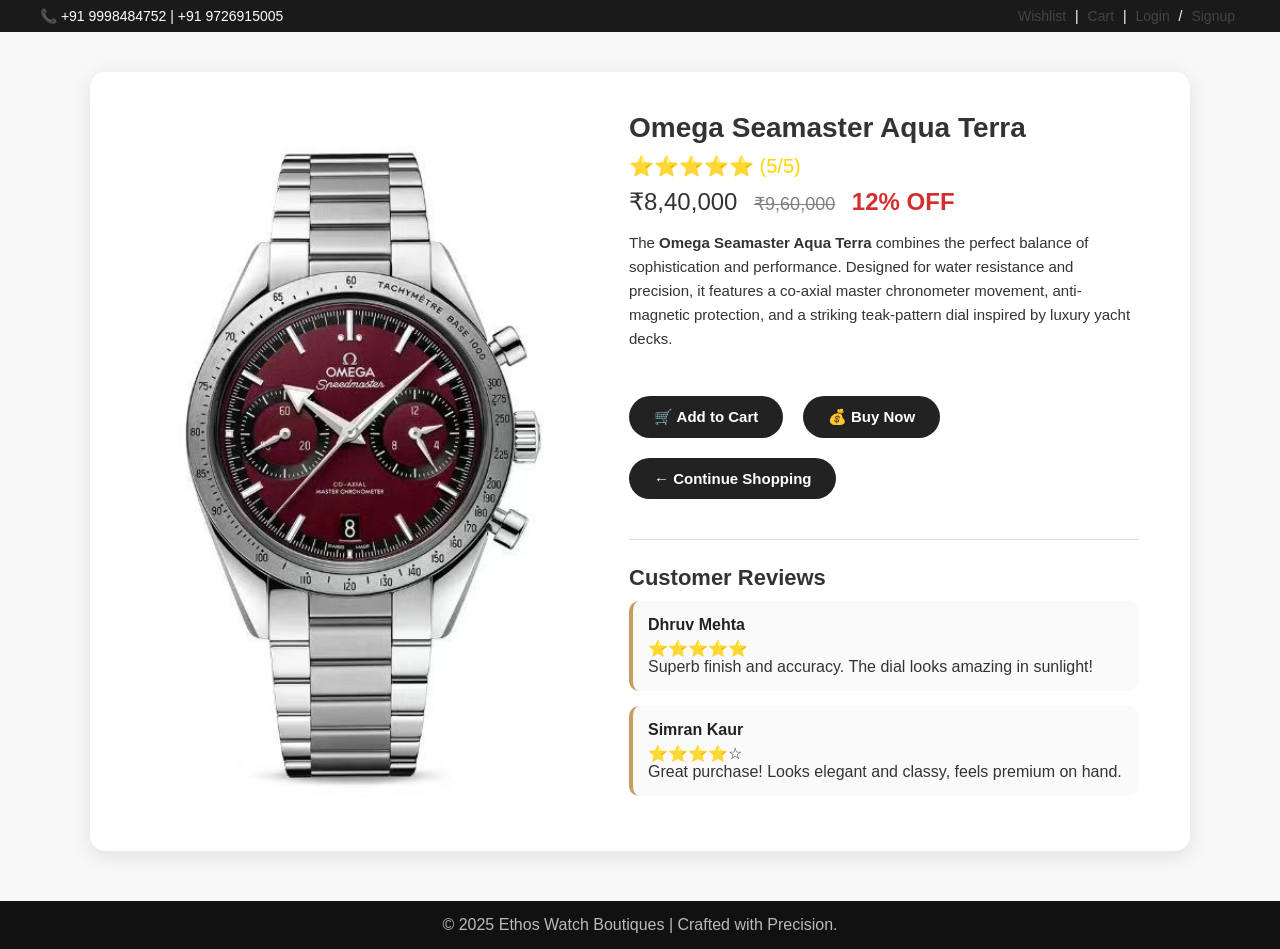
<file: product4.html>
<!DOCTYPE html>
<html lang="en">
<head>
  <meta charset="UTF-8">
  <meta name="viewport" content="width=device-width, initial-scale=1.0">
  <title>Product Details - Omega Seamaster Aqua Terra</title>
  <link rel="stylesheet" href="watches.css">
  <style>
    body {
      font-family: 'Poppins', sans-serif;
      background-color: #f8f8f8;
      margin: 0;
    }

    .top-bar {
      background-color: #1a1a1a;
      color: white;
      display: flex;
      justify-content: space-between;
      align-items: center;
      padding: 8px 40px;
      font-size: 14px;
    }

    .top-bar a {
      color: #f2f2f2;
      text-decoration: none;
      margin-left: 10px;
    }

    .product-detail {
      display: flex;
      flex-wrap: wrap;
      background: white;
      margin: 40px auto;
      max-width: 1100px;
      padding: 40px;
      border-radius: 15px;
      box-shadow: 0 5px 20px rgba(0,0,0,0.1);
    }

    .product-detail img {
      width: 45%;
      border-radius: 12px;
      object-fit: cover;
    }

    .details {
      width: 50%;
      margin-left: 40px;
    }

    .details h2 {
      font-size: 28px;
      margin-bottom: 10px;
    }

    .rating {
      color: gold;
      font-size: 20px;
      margin-bottom: 10px;
    }

    .price {
      font-size: 24px;
      margin-bottom: 15px;
    }

    .old-price {
      text-decoration: line-through;
      color: gray;
      font-size: 18px;
      margin-left: 10px;
    }

    .discount {
      color: #d32f2f;
      font-weight: 600;
      margin-left: 10px;
    }

    .desc {
      margin-top: 15px;
      font-size: 15px;
      color: #333;
      line-height: 1.6;
    }

    .buttons {
      margin-top: 25px;
    }

    .buttons button {
      background: #222;
      color: white;
      border: none;
      padding: 12px 25px;
      margin-right: 15px;
      border-radius: 30px;
      font-weight: bold;
      cursor: pointer;
      transition: all 0.3s ease;
    }

    .buttons button:hover {
      background: #c59d5f;
    }

    .reviews {
      margin-top: 40px;
      border-top: 1px solid #ddd;
      padding-top: 25px;
    }

    .reviews h3 {
      font-size: 22px;
      margin-bottom: 10px;
    }

    .review-item {
      background: #fafafa;
      padding: 15px;
      border-radius: 10px;
      margin-bottom: 15px;
      border-left: 4px solid #c59d5f;
    }

    .review-item strong {
      display: block;
      color: #222;
      margin-bottom: 5px;
    }

    footer {
      background: #111;
      color: #bbb;
      text-align: center;
      padding: 15px;
      margin-top: 50px;
    }
  </style>
</head>
<body>
  <!-- TOP BAR -->
  <div class="top-bar">
    <p>📞 +91 9998484752 | +91 9726915005</p>
    <div class="top-links">
      <a href="wishlist.html">Wishlist</a> | 
      <a href="cart.html">Cart</a> | 
      <a href="login.html">Login</a> / 
      <a href="signup.html">Signup</a>
    </div>
  </div>

  <!-- PRODUCT DETAILS -->
  <div class="product-detail">
    <img src="watch4.jpg" alt="Omega Seamaster Aqua Terra">

    <div class="details">
      <h2>Omega Seamaster Aqua Terra</h2>
      <div class="rating">⭐⭐⭐⭐⭐ (5/5)</div>

      <p class="price">
        ₹8,40,000 
        <span class="old-price">₹9,60,000</span>
        <span class="discount">12% OFF</span>
      </p>

      <p class="desc">
        The <strong>Omega Seamaster Aqua Terra</strong> combines the perfect balance of sophistication and performance. 
        Designed for water resistance and precision, it features a co-axial master chronometer movement, anti-magnetic protection, 
        and a striking teak-pattern dial inspired by luxury yacht decks.
      </p>

      <div class="buttons">
        <button onclick="window.location.href='cart.html'">🛒 Add to Cart</button>
        <button>💰 Buy Now</button>
        <button onclick="window.location.href='watches.html'">← Continue Shopping</button>
      </div>

      <div class="reviews">
        <h3>Customer Reviews</h3>
        <div class="review-item">
          <strong>Dhruv Mehta</strong>
          ⭐⭐⭐⭐⭐  
          <p>Superb finish and accuracy. The dial looks amazing in sunlight!</p>
        </div>
        <div class="review-item">
          <strong>Simran Kaur</strong>
          ⭐⭐⭐⭐☆  
          <p>Great purchase! Looks elegant and classy, feels premium on hand.</p>
        </div>
      </div>
    </div>
  </div>

  <footer>
    © 2025 Ethos Watch Boutiques | Crafted with Precision.
  </footer>
</body>
</html>
</file>
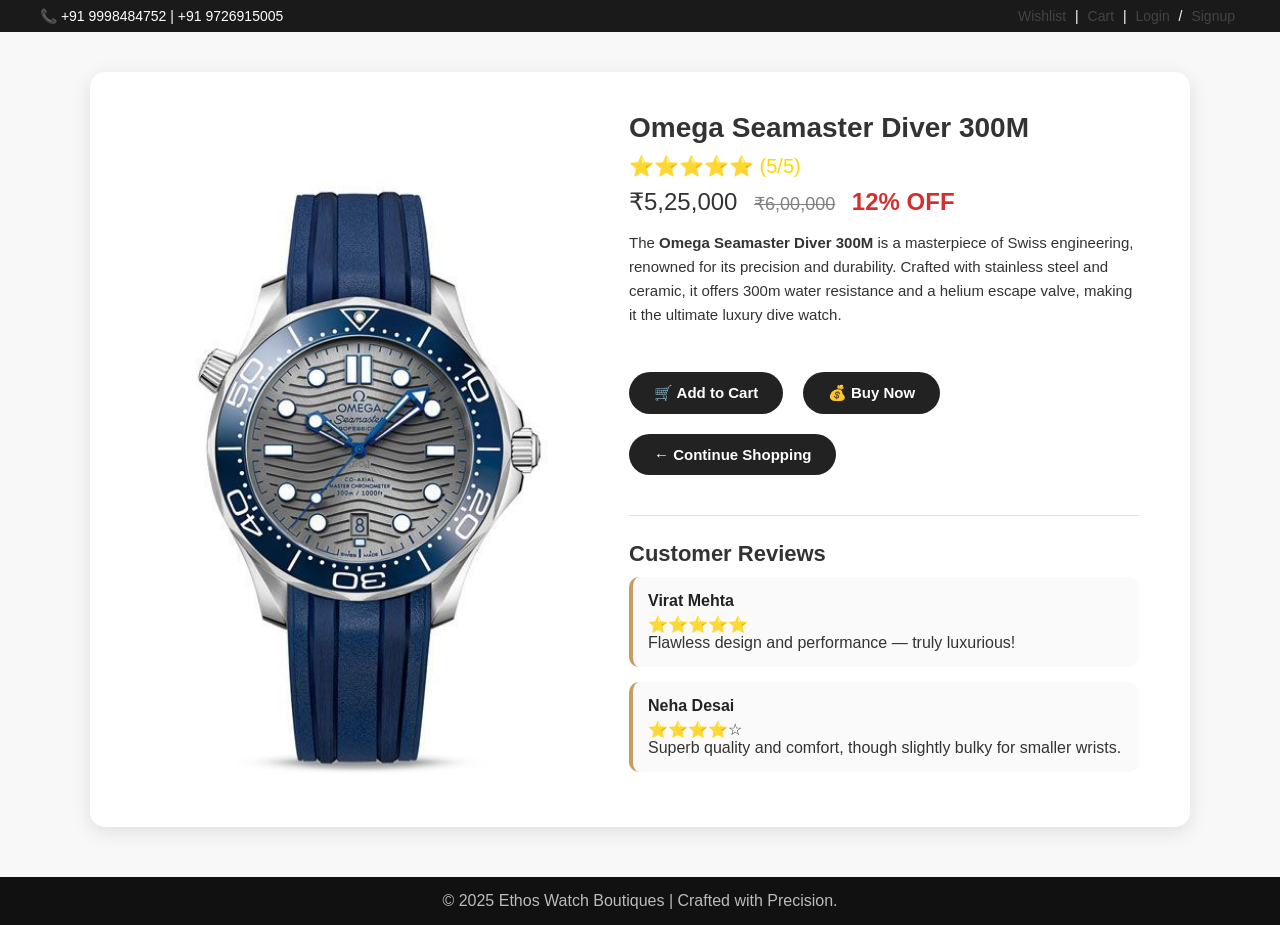
<file: product5.html>
<!DOCTYPE html>
<html lang="en">
<head>
  <meta charset="UTF-8">
  <meta name="viewport" content="width=device-width, initial-scale=1.0">
  <title>Product Details - Omega Seamaster Diver 300M</title>
  <link rel="stylesheet" href="watches.css">
  <style>
    body {
      font-family: 'Poppins', sans-serif;
      background-color: #f8f8f8;
      margin: 0;
    }

    .top-bar {
      background-color: #1a1a1a;
      color: white;
      display: flex;
      justify-content: space-between;
      align-items: center;
      padding: 8px 40px;
      font-size: 14px;
    }

    .top-bar a {
      color: #f2f2f2;
      text-decoration: none;
      margin-left: 10px;
    }

    .product-detail {
      display: flex;
      flex-wrap: wrap;
      background: white;
      margin: 40px auto;
      max-width: 1100px;
      padding: 40px;
      border-radius: 15px;
      box-shadow: 0 5px 20px rgba(0,0,0,0.1);
    }

    .product-detail img {
      width: 45%;
      border-radius: 12px;
      object-fit: cover;
    }

    .details {
      width: 50%;
      margin-left: 40px;
    }

    .details h2 {
      font-size: 28px;
      margin-bottom: 10px;
    }

    .rating {
      color: gold;
      font-size: 20px;
      margin-bottom: 10px;
    }

    .price {
      font-size: 24px;
      margin-bottom: 15px;
    }

    .old-price {
      text-decoration: line-through;
      color: gray;
      font-size: 18px;
      margin-left: 10px;
    }

    .discount {
      color: #d32f2f;
      font-weight: 600;
      margin-left: 10px;
    }

    .desc {
      margin-top: 15px;
      font-size: 15px;
      color: #333;
      line-height: 1.6;
    }

    .buttons {
      margin-top: 25px;
    }

    .buttons button {
      background: #222;
      color: white;
      border: none;
      padding: 12px 25px;
      margin-right: 15px;
      border-radius: 30px;
      font-weight: bold;
      cursor: pointer;
      transition: all 0.3s ease;
    }

    .buttons button:hover {
      background: #c59d5f;
    }

    .reviews {
      margin-top: 40px;
      border-top: 1px solid #ddd;
      padding-top: 25px;
    }

    .reviews h3 {
      font-size: 22px;
      margin-bottom: 10px;
    }

    .review-item {
      background: #fafafa;
      padding: 15px;
      border-radius: 10px;
      margin-bottom: 15px;
      border-left: 4px solid #c59d5f;
    }

    .review-item strong {
      display: block;
      color: #222;
      margin-bottom: 5px;
    }

    footer {
      background: #111;
      color: #bbb;
      text-align: center;
      padding: 15px;
      margin-top: 50px;
    }
  </style>
</head>
<body>
  <!-- TOP BAR -->
  <div class="top-bar">
    <p>📞 +91 9998484752 | +91 9726915005</p>
    <div class="top-links">
      <a href="wishlist.html">Wishlist</a> | 
      <a href="cart.html">Cart</a> | 
      <a href="login.html">Login</a> / 
      <a href="signup.html">Signup</a>
    </div>
  </div>

  <!-- PRODUCT DETAILS -->
  <div class="product-detail">
    <img src="watch5.jpg" alt="Omega Seamaster Diver 300M">

    <div class="details">
      <h2>Omega Seamaster Diver 300M</h2>
      <div class="rating">⭐⭐⭐⭐⭐ (5/5)</div>

      <p class="price">
        ₹5,25,000 
        <span class="old-price">₹6,00,000</span>
        <span class="discount">12% OFF</span>
      </p>

      <p class="desc">
        The <strong>Omega Seamaster Diver 300M</strong> is a masterpiece of Swiss engineering, renowned for its precision and durability. 
        Crafted with stainless steel and ceramic, it offers 300m water resistance and a helium escape valve, making it the ultimate luxury dive watch.
      </p>

      <div class="buttons">
        <button onclick="window.location.href='cart.html'">🛒 Add to Cart</button>
        <button>💰 Buy Now</button>
        <button onclick="window.location.href='watches.html'">← Continue Shopping</button>
      </div>

      <div class="reviews">
        <h3>Customer Reviews</h3>
        <div class="review-item">
          <strong>Virat Mehta</strong>
          ⭐⭐⭐⭐⭐  
          <p>Flawless design and performance — truly luxurious!</p>
        </div>
        <div class="review-item">
          <strong>Neha Desai</strong>
          ⭐⭐⭐⭐☆  
          <p>Superb quality and comfort, though slightly bulky for smaller wrists.</p>
        </div>
      </div>
    </div>
  </div>

  <footer>
    © 2025 Ethos Watch Boutiques | Crafted with Precision.
  </footer>
</body>
</html>
</file>
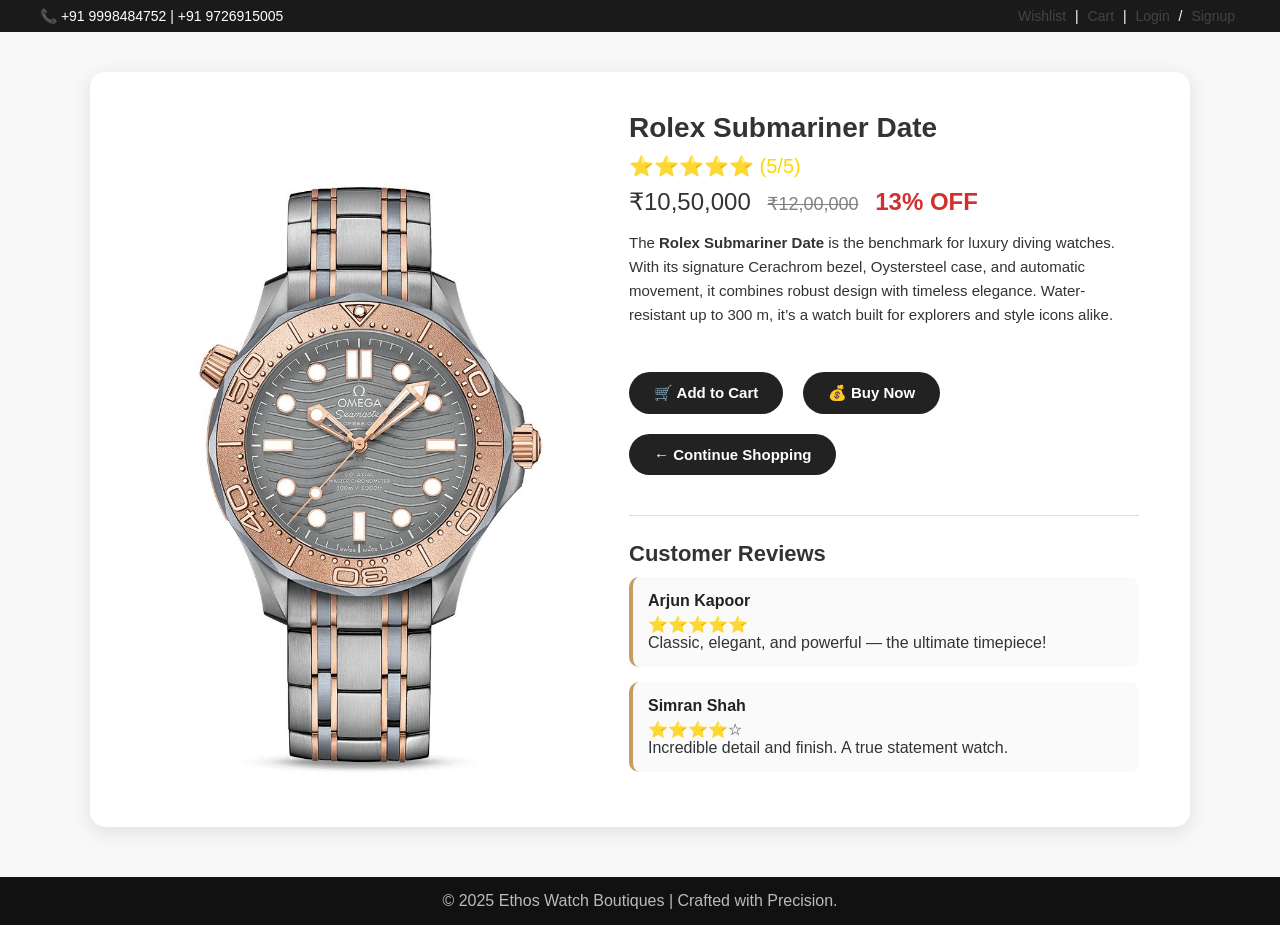
<file: product6.html>
<!DOCTYPE html>
<html lang="en">
<head>
  <meta charset="UTF-8">
  <meta name="viewport" content="width=device-width, initial-scale=1.0">
  <title>Product Details - Rolex Submariner Date</title>
  <link rel="stylesheet" href="watches.css">
  <style>
    body {
      font-family: 'Poppins', sans-serif;
      background-color: #f8f8f8;
      margin: 0;
    }

    .top-bar {
      background-color: #1a1a1a;
      color: white;
      display: flex;
      justify-content: space-between;
      align-items: center;
      padding: 8px 40px;
      font-size: 14px;
    }

    .top-bar a {
      color: #f2f2f2;
      text-decoration: none;
      margin-left: 10px;
    }

    .product-detail {
      display: flex;
      flex-wrap: wrap;
      background: white;
      margin: 40px auto;
      max-width: 1100px;
      padding: 40px;
      border-radius: 15px;
      box-shadow: 0 5px 20px rgba(0,0,0,0.1);
    }

    .product-detail img {
      width: 45%;
      border-radius: 12px;
      object-fit: cover;
    }

    .details {
      width: 50%;
      margin-left: 40px;
    }

    .details h2 {
      font-size: 28px;
      margin-bottom: 10px;
    }

    .rating {
      color: gold;
      font-size: 20px;
      margin-bottom: 10px;
    }

    .price {
      font-size: 24px;
      margin-bottom: 15px;
    }

    .old-price {
      text-decoration: line-through;
      color: gray;
      font-size: 18px;
      margin-left: 10px;
    }

    .discount {
      color: #d32f2f;
      font-weight: 600;
      margin-left: 10px;
    }

    .desc {
      margin-top: 15px;
      font-size: 15px;
      color: #333;
      line-height: 1.6;
    }

    .buttons {
      margin-top: 25px;
    }

    .buttons button {
      background: #222;
      color: white;
      border: none;
      padding: 12px 25px;
      margin-right: 15px;
      border-radius: 30px;
      font-weight: bold;
      cursor: pointer;
      transition: all 0.3s ease;
    }

    .buttons button:hover {
      background: #c59d5f;
    }

    .reviews {
      margin-top: 40px;
      border-top: 1px solid #ddd;
      padding-top: 25px;
    }

    .reviews h3 {
      font-size: 22px;
      margin-bottom: 10px;
    }

    .review-item {
      background: #fafafa;
      padding: 15px;
      border-radius: 10px;
      margin-bottom: 15px;
      border-left: 4px solid #c59d5f;
    }

    .review-item strong {
      display: block;
      color: #222;
      margin-bottom: 5px;
    }

    footer {
      background: #111;
      color: #bbb;
      text-align: center;
      padding: 15px;
      margin-top: 50px;
    }
  </style>
</head>
<body>
  <!-- TOP BAR -->
  <div class="top-bar">
    <p>📞 +91 9998484752 | +91 9726915005</p>
    <div class="top-links">
      <a href="wishlist.html">Wishlist</a> | 
      <a href="cart.html">Cart</a> | 
      <a href="login.html">Login</a> / 
      <a href="signup.html">Signup</a>
    </div>
  </div>

  <!-- PRODUCT DETAILS -->
  <div class="product-detail">
    <img src="watch6.jpg" alt="Rolex Submariner Date">

    <div class="details">
      <h2>Rolex Submariner Date</h2>
      <div class="rating">⭐⭐⭐⭐⭐ (5/5)</div>

      <p class="price">
        ₹10,50,000 
        <span class="old-price">₹12,00,000</span>
        <span class="discount">13% OFF</span>
      </p>

      <p class="desc">
        The <strong>Rolex Submariner Date</strong> is the benchmark for luxury diving watches. 
        With its signature Cerachrom bezel, Oystersteel case, and automatic movement, 
        it combines robust design with timeless elegance. 
        Water-resistant up to 300 m, it’s a watch built for explorers and style icons alike.
      </p>

      <div class="buttons">
        <button onclick="window.location.href='cart.html'">🛒 Add to Cart</button>
        <button>💰 Buy Now</button>
        <button onclick="window.location.href='watches.html'">← Continue Shopping</button>
      </div>

      <div class="reviews">
        <h3>Customer Reviews</h3>
        <div class="review-item">
          <strong>Arjun Kapoor</strong>
          ⭐⭐⭐⭐⭐  
          <p>Classic, elegant, and powerful — the ultimate timepiece!</p>
        </div>
        <div class="review-item">
          <strong>Simran Shah</strong>
          ⭐⭐⭐⭐☆  
          <p>Incredible detail and finish. A true statement watch.</p>
        </div>
      </div>
    </div>
  </div>

  <footer>
    © 2025 Ethos Watch Boutiques | Crafted with Precision.
  </footer>
</body>
</html>
</file>
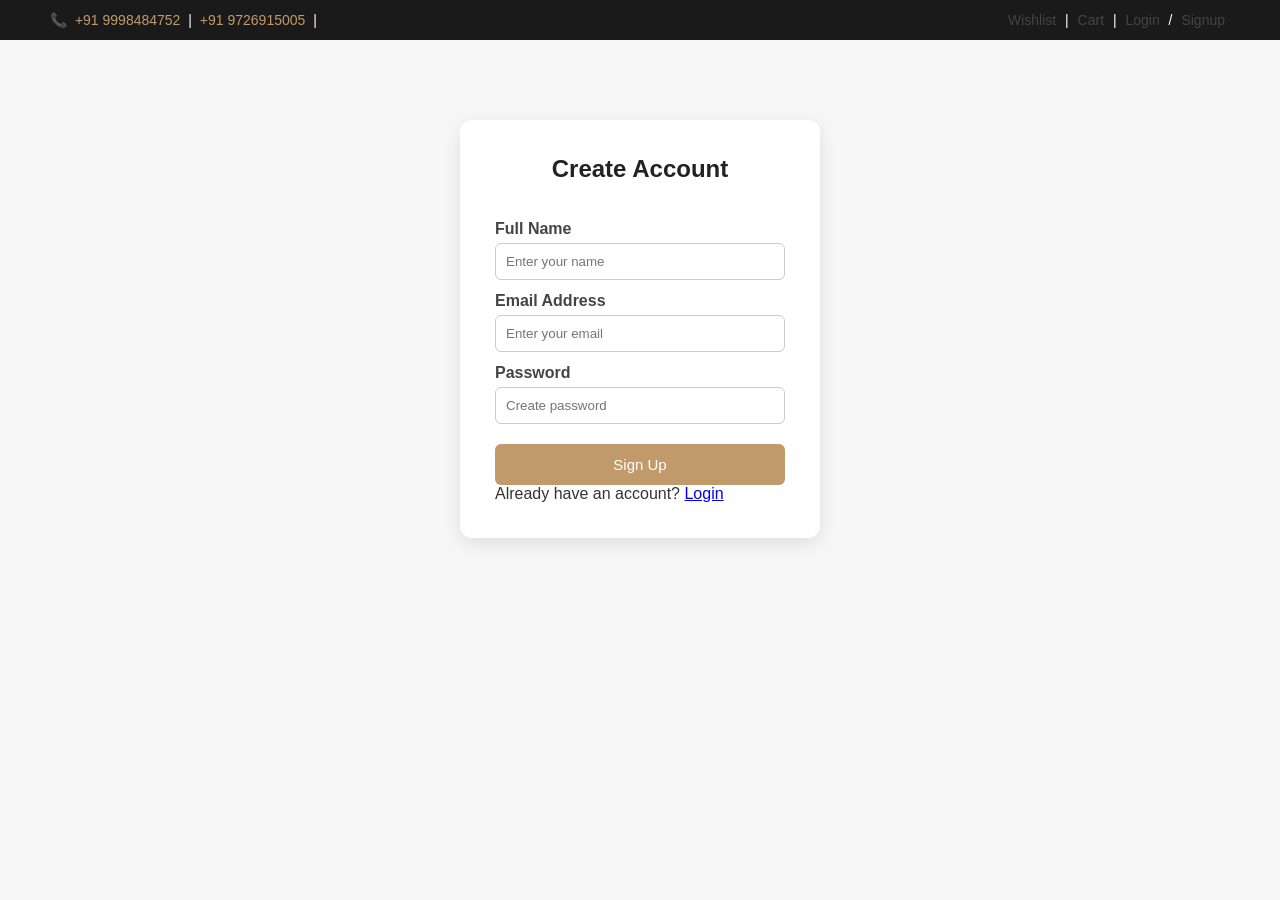
<file: signup.html>
<!DOCTYPE html>
<html lang="en">
<head>
  <meta charset="UTF-8">
  <meta name="viewport" content="width=device-width, initial-scale=1.0">
  <title>Sign Up - Ethos Watch Boutique</title>
  <link rel="stylesheet" href="watches.css">
</head>
<body>
  <div class="top-bar">
    <p>
      📞 
      <a href="tel:+919725020007">+91 9998484752</a> | 
      <a href="tel:+919725020005">+91 9726915005</a> | 
    </p>
    <div class="top-links">
      <a href="wishlist.html">Wishlist</a> | 
      <a href="cart.html">Cart</a> | 
      <a href="login.html">Login</a> / 
      <a href="signup.html">Signup</a>
    </div>
  </div>

  <div class="form-container">
    <h2>Create Account</h2>
    <form>
      <label>Full Name</label>
      <input type="text" placeholder="Enter your name" required>

      <label>Email Address</label>
      <input type="email" placeholder="Enter your email" required>

      <label>Password</label>
      <input type="password" placeholder="Create password" required>

      <button type="submit">Sign Up</button>
      <p>Already have an account? <a href="login.html">Login</a></p>
    </form>
  </div>
</body>
</html>
</file>
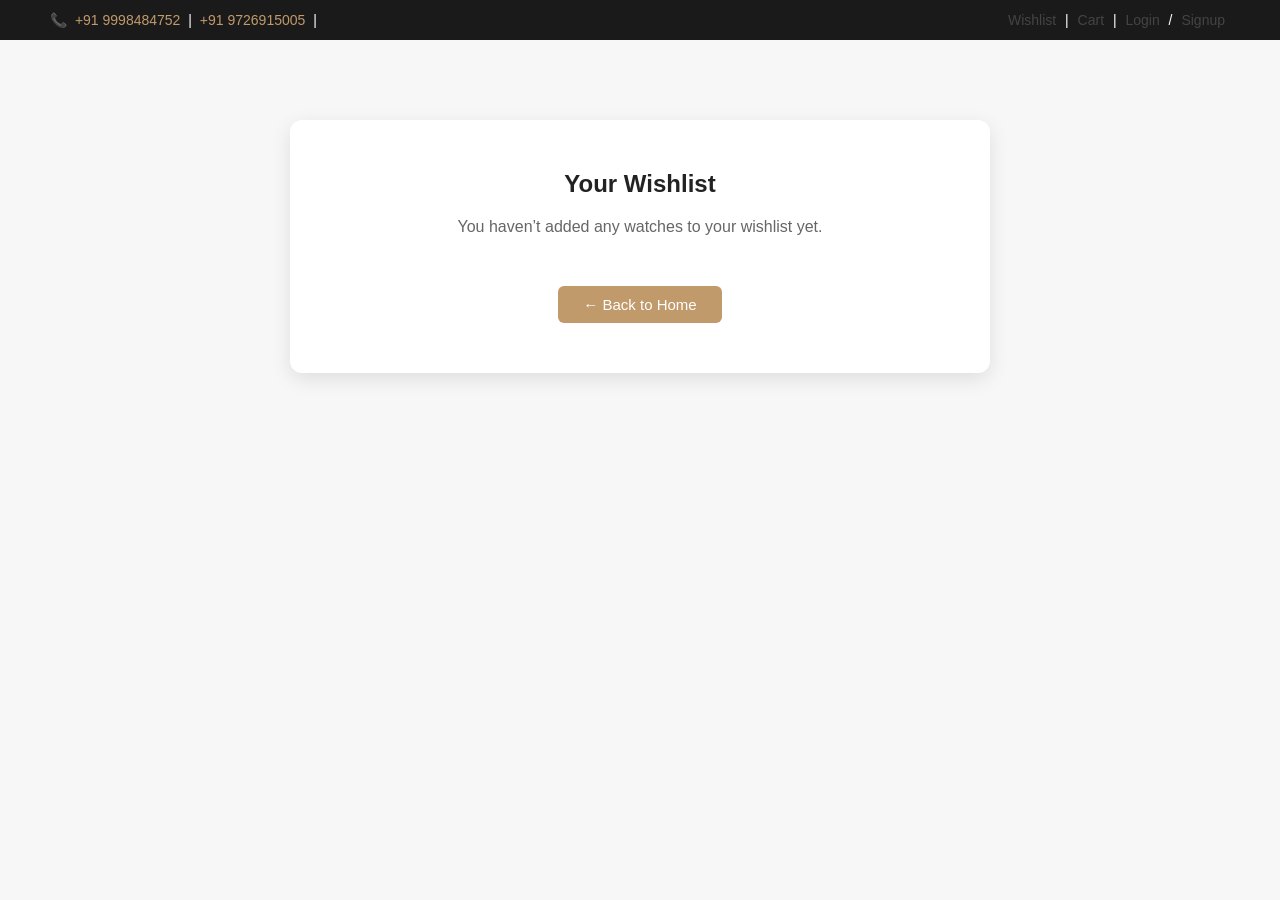
<file: wishlist.html>
<!DOCTYPE html>
<html lang="en">
<head>
  <meta charset="UTF-8">
  <meta name="viewport" content="width=device-width, initial-scale=1.0">
  <title>Wishlist - Ethos Watch Boutique</title>
  <link rel="stylesheet" href="watches.css">
</head>
<body>
  <div class="top-bar">
    <p>
      📞 
      <a href="tel:+919725020007">+91 9998484752</a> | 
      <a href="tel:+919725020005">+91 9726915005</a> | 
    </p>
    <div class="top-links">
      <a href="wishlist.html">Wishlist</a> | 
      <a href="cart.html">Cart</a> | 
      <a href="login.html">Login</a> / 
      <a href="signup.html">Signup</a>
    </div>
  </div>

  <div class="page-container">
    <h2>Your Wishlist</h2>
    <p class="empty-msg">You haven’t added any watches to your wishlist yet.</p>
    <button onclick="window.location.href='watches.html'" class="back-btn">← Back to Home</button>
  </div>
</body>
</html>
</file>
<file: watches.css>
* { margin: 0; padding: 0; box-sizing: border-box; }

body {
  font-family: "Poppins", sans-serif;
  background: #fff;
  color: #222;
}

/* TOP BAR */
.top-bar {
  background: #f3f3f3;
  color: #444;
  padding: 8px 20px;
  display: flex;
  justify-content: space-between;
  font-size: 14px;
}
.top-bar .top-links a { text-decoration: none; color: #444; margin: 0 5px; }

/* HEADER */
header {
  display: flex;
  flex-direction: column;
  align-items: center;
  padding: 10px 0;
}
.logo h1 { font-size: 2rem; font-weight: 700; }
.logo span { font-size: 0.8rem; color: #555; letter-spacing: 1px; }

nav ul {
  list-style: none;
  display: flex;
  flex-wrap: wrap;
  justify-content: center;
  margin-top: 10px;
  gap: 20px;
}
nav ul li a {
  text-decoration: none;
  color: #222;
  font-weight: 500;
  transition: 0.3s;
}
nav ul li a:hover, nav ul li .highlight { color: #b80000; }

/* SLIDER */
.slider {
  position: relative;
  max-width: 100%;
  height: 480px;
  overflow: hidden;
}
.slides img {
  width: 100%;
  height: 480px;
  object-fit: cover;
}
.caption {
  position: absolute;
  bottom: 80px;
  left: 80px;
  color: white;
}
.caption h2 { font-size: 2rem; }
.caption p { font-size: 1rem; margin: 10px 0; }
.caption button {
  padding: 10px 20px;
  background: #b80000;
  border: none;
  color: #fff;
  cursor: pointer;
  border-radius: 5px;
}
.caption button:hover { background: #900000; }

.prev, .next {
  cursor: pointer;
  position: absolute;
  top: 50%;
  padding: 10px;
  color: white;
  font-size: 24px;
  font-weight: bold;
  user-select: none;
  transition: 0.3s;
}
.prev { left: 10px; }
.next { right: 10px; }
.prev:hover, .next:hover { color: #b80000; }

/* ARTICLES */
.articles {
  padding: 50px 80px;
  background: #fff;
}
.articles h2 { text-align: center; margin-bottom: 30px; }
.article-grid {
  display: grid;
  grid-template-columns: repeat(auto-fit, minmax(300px, 1fr));
  gap: 20px;
}
.article-card {
  border: 1px solid #eee;
  padding: 15px;
  background: #fafafa;
  border-radius: 6px;
}
.article-card img {
  width: 100%;
  border-radius: 6px;
}
.article-card h3 {
  margin: 10px 0;
  color: #111;
  font-size: 1.1rem;
}

/* NEW ARRIVALS */
.arrivals {
  padding: 50px 80px;
  background: #fff;
}
.arrivals h2 { text-align: center; margin-bottom: 30px; }
.product-grid {
  display: grid;
  grid-template-columns: repeat(auto-fit, minmax(180px, 1fr));
  gap: 20px;
}
.product-card {
  text-align: center;
  background: #fafafa;
  padding: 15px;
  border-radius: 8px;
  transition: transform 0.3s;
}
.product-card img {
  width: 100%;
  max-height: 220px;
  object-fit: contain;
}
.product-card:hover { transform: scale(1.05); }

/* FOOTER */
footer {
  background: #111;
  color: #fff;
  text-align: center;
  padding: 20px;
}
.top-bar {
  background-color: #1a1a1a;
  color: #fff;
  display: flex;
  justify-content: space-between;
  align-items: center;
  padding: 10px 40px;
  font-family: 'Poppins', sans-serif;
  font-size: 14px;
}

.top-bar a {
  color: #c19a6b;
  text-decoration: none;
  font-weight: 500;
  transition: 0.3s;
}

.top-bar a:hover {
  color: #f5d7a1;
  text-decoration: underline;
}
body {
  font-family: 'Poppins', sans-serif;
  margin: 0;
  background-color: #f7f7f7;
  color: #333;
}

.top-bar {
  background: #1a1a1a;
  color: white;
  display: flex;
  justify-content: space-between;
  align-items: center;
  padding: 12px 50px;
  font-size: 14px;
}

.top-bar a {
  color: #c19a6b;
  text-decoration: none;
  margin: 0 4px;
  transition: 0.3s;
}

.top-bar a:hover {
  color: #f2d7a2;
  text-decoration: underline;
}

/* HERO */
.hero {
  text-align: center;
  padding: 120px 20px;
  background: url('watch-banner.jpg') center/cover no-repeat;
  color: rgb(5, 1, 1);
  text-shadow: 1px 1px 4px rgba(0,0,0,0.5);
}

.hero h1 {
  font-size: 42px;
  margin-bottom: 10px;
}

.hero p {
  font-size: 18px;
  margin-bottom: 25px;
}

.shop-btn {
  background: #c19a6b;
  border: none;
  color: white;
  padding: 12px 30px;
  border-radius: 6px;
  font-size: 16px;
  cursor: pointer;
  transition: 0.3s;
}

.shop-btn:hover {
  background: #a87b5a;
}

/* FORMS */
.form-container {
  background: white;
  width: 360px;
  margin: 80px auto;
  padding: 35px;
  border-radius: 12px;
  box-shadow: 0 6px 20px rgba(0,0,0,0.1);
}

.form-container h2 {
  text-align: center;
  color: #222;
  margin-bottom: 25px;
}

form {
  display: flex;
  flex-direction: column;
}

label {
  margin-top: 12px;
  font-weight: 600;
  color: #444;
}

input {
  padding: 10px;
  margin-top: 5px;
  border: 1px solid #ccc;
  border-radius: 6px;
}

button {
  margin-top: 20px;
  background: #c19a6b;
  border: none;
  color: white;
  padding: 12px;
  border-radius: 6px;
  cursor: pointer;
  font-size: 15px;
  transition: 0.3s;
}

button:hover {
  background: #a87b5a;
}

/* PAGE CONTAINERS (Wishlist, Cart) */
.page-container {
  background: white;
  max-width: 700px;
  margin: 80px auto;
  padding: 50px;
  text-align: center;
  border-radius: 12px;
  box-shadow: 0 6px 20px rgba(0,0,0,0.1);
}

.page-container h2 {
  color: #222;
  margin-bottom: 20px;
}

.empty-msg {
  font-size: 16px;
  color: #666;
  margin-bottom: 30px;
}

.back-btn {
  background: #c19a6b;
  border: none;
  color: white;
  padding: 10px 25px;
  border-radius: 6px;
  cursor: pointer;
  transition: 0.3s;
}

.back-btn:hover {
  background: #a87b5a;
}
</file>
